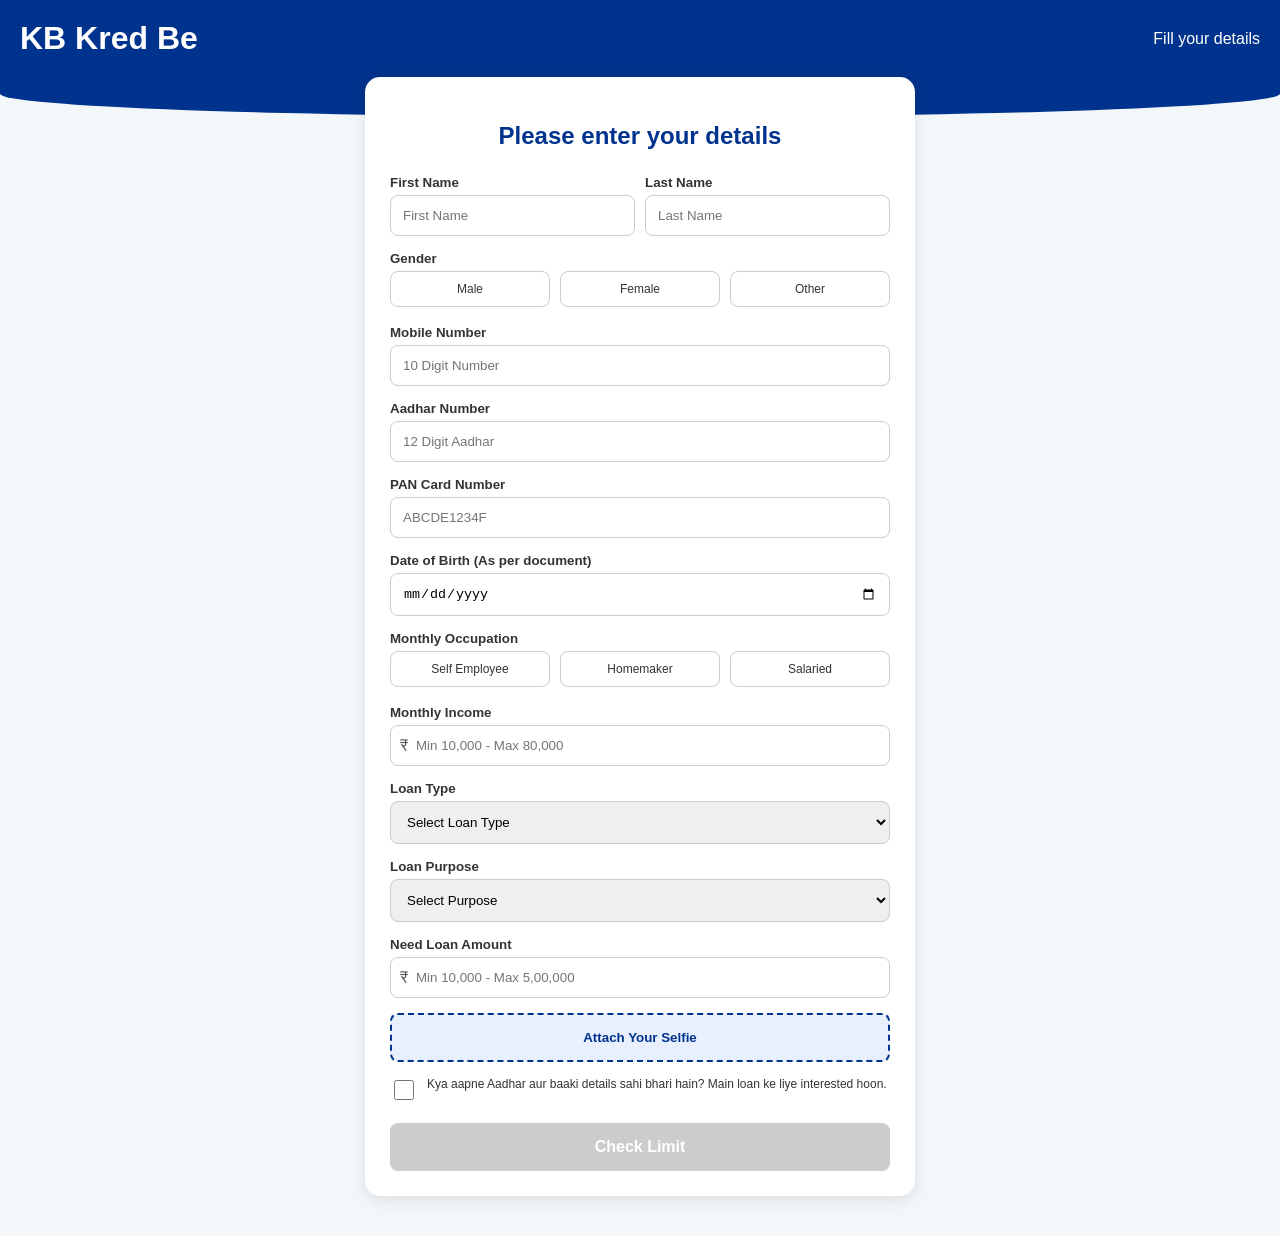
<file: fillyourdetails.html>
<!DOCTYPE html>
<html lang="hi">
<head>
    <meta charset="UTF-8">
    <meta name="viewport" content="width=device-width, initial-scale=1.0">
    <title>Kred Be - Fill Your Details</title>
    <style>
        :root {
            --primary-blue: #00338d;
            --light-blue: #e8f0fe;
            --white: #ffffff;
            --error-red: #ff0000;
            --grey: #cccccc;
        }

        body {
            font-family: 'Segoe UI', Tahoma, Geneva, Verdana, sans-serif;
            margin: 0;
            background-color: #f4f7f9;
            color: #333;
        }

        .header {
            background-color: var(--primary-blue);
            color: white;
            padding: 20px 20px 60px 20px;
            display: flex;
            justify-content: space-between;
            align-items: center;
            border-bottom-left-radius: 50% 20%;
            border-bottom-right-radius: 50% 20%;
        }

        .logo { font-weight: bold; font-size: 24pt; }
        .welcome-text { font-size: 12pt; }

        .container {
            max-width: 500px;
            margin: -40px auto 40px auto;
            background: white;
            padding: 25px;
            border-radius: 15px;
            box-shadow: 0 4px 15px rgba(0,0,0,0.1);
        }

        h2 { text-align: center; color: var(--primary-blue); margin-bottom: 25px; }

        .form-group { margin-bottom: 15px; position: relative; }
        label { display: block; margin-bottom: 5px; font-weight: 600; font-size: 10pt; }

        input, select {
            width: 100%;
            padding: 12px;
            border: 1px solid var(--grey);
            border-radius: 8px;
            box-sizing: border-box;
            outline: none;
        }

        .error-input { border: 2px solid var(--error-red) !important; }

        .radio-group {
            display: flex;
            justify-content: space-between;
            gap: 10px;
            margin-top: 5px;
        }
        .radio-item {
            flex: 1;
            text-align: center;
            padding: 10px;
            border: 1px solid var(--grey);
            border-radius: 8px;
            cursor: pointer;
            font-size: 9pt;
        }
        .radio-item.active {
            background-color: var(--primary-blue);
            color: white;
            border-color: var(--primary-blue);
        }

        .input-with-icon { position: relative; }
        .input-with-icon span {
            position: absolute;
            left: 10px;
            top: 12px;
            color: #555;
        }
        .input-with-icon input { padding-left: 25px; }

        #selfie-btn {
            width: 100%;
            padding: 15px;
            background-color: var(--light-blue);
            border: 2px dashed var(--primary-blue);
            color: var(--primary-blue);
            font-weight: bold;
            border-radius: 8px;
            cursor: pointer;
            margin-bottom: 15px;
        }
        #selfie-btn.completed {
            background-color: var(--grey);
            border-color: #999;
            color: #666;
            cursor: not-allowed;
        }

        #submit-btn {
            width: 100%;
            padding: 15px;
            background-color: var(--grey);
            color: white;
            border: none;
            border-radius: 8px;
            font-size: 12pt;
            font-weight: bold;
            cursor: not-allowed;
            transition: 0.3s;
        }
        #submit-btn.enabled {
            background-color: var(--primary-blue);
            cursor: pointer;
        }

        #loader-overlay {
            display: none;
            position: fixed;
            top:0; left:0; width:100%; height:100%;
            background: rgba(255,255,255,0.95);
            z-index: 1000;
            flex-direction: column;
            justify-content: center;
            align-items: center;
        }
        .spinner {
            width: 50px; height: 50px;
            border: 5px solid var(--light-blue);
            border-top: 5px solid var(--primary-blue);
            border-radius: 50%;
            animation: spin 1s linear infinite;
        }
        @keyframes spin { 0% { transform: rotate(0deg); } 100% { transform: rotate(360deg); } }
        #loader-text { margin-top: 20px; font-weight: bold; color: var(--primary-blue); text-align: center; padding: 0 20px; }
    </style>
</head>
<body>

    <div class="header">
        <div class="logo">KB Kred Be</div>
        <div class="welcome-text">Fill your details</div>
    </div>

    <div class="container">
        <h2>Please enter your details</h2>

        <div style="display: flex; gap: 10px;">
            <div class="form-group" style="flex: 1;">
                <label>First Name</label>
                <input type="text" id="first-name" placeholder="First Name">
            </div>
            <div class="form-group" style="flex: 1;">
                <label>Last Name</label>
                <input type="text" id="last-name" placeholder="Last Name">
            </div>
        </div>

        <label>Gender</label>
        <div class="radio-group" id="gender-group">
            <div class="radio-item" onclick="selectItem('gender', this)">Male</div>
            <div class="radio-item" onclick="selectItem('gender', this)">Female</div>
            <div class="radio-item" onclick="selectItem('gender', this)">Other</div>
        </div>
        <br>

        <div class="form-group">
            <label>Mobile Number</label>
            <input type="number" id="mobile" placeholder="10 Digit Number">
        </div>

        <div class="form-group">
            <label>Aadhar Number</label>
            <input type="number" id="aadhar" placeholder="12 Digit Aadhar">
        </div>

        <div class="form-group">
            <label>PAN Card Number</label>
            <input type="text" id="pan" placeholder="ABCDE1234F">
        </div>

        <div class="form-group">
            <label>Date of Birth (As per document)</label>
            <input type="date" id="dob">
        </div>

        <label>Monthly Occupation</label>
        <div class="radio-group" id="emp-group">
            <div class="radio-item" onclick="selectItem('emp', this)">Self Employee</div>
            <div class="radio-item" onclick="selectItem('emp', this)">Homemaker</div>
            <div class="radio-item" onclick="selectItem('emp', this)">Salaried</div>
        </div>
        <br>

        <div class="form-group">
            <label>Monthly Income</label>
            <div class="input-with-icon">
                <span>₹</span>
                <input type="number" id="income" placeholder="Min 10,000 - Max 80,000">
            </div>
        </div>

        <div class="form-group">
            <label>Loan Type</label>
            <select id="loan-type">
                <option value="">Select Loan Type</option>
                <option value="personal">Personal Loan</option>
                <option value="business">Business Loan</option>
            </select>
        </div>

        <div class="form-group">
            <label>Loan Purpose</label>
            <select id="loan-purpose">
                <option value="">Select Purpose</option>
                <option value="education">Education</option>
                <option value="personal">Personal</option>
                <option value="medical">Medical</option>
                <option value="debt">Debt Consolidation</option>
                <option value="other">Other</option>
            </select>
        </div>

        <div class="form-group">
            <label>Need Loan Amount</label>
            <div class="input-with-icon">
                <span>₹</span>
                <input type="number" id="loan-amount" placeholder="Min 10,000 - Max 5,00,000">
            </div>
        </div>

        <button id="selfie-btn" onclick="takeSelfie()">Attach Your Selfie</button>

        <div style="display: flex; align-items: flex-start; gap: 10px; margin-bottom: 20px;">
            <input type="checkbox" id="agree" style="width: 20px; height: 20px;" onchange="validateForm()">
            <label style="font-weight: normal; font-size: 9pt;">Kya aapne Aadhar aur baaki details sahi bhari hain? Main loan ke liye interested hoon.</label>
        </div>

        <button id="submit-btn" onclick="startProcessing()">Check Limit</button>
    </div>

    <div id="loader-overlay">
        <div class="spinner"></div>
        <p id="loader-wait">Please wait...</p>
        <p id="loader-text">Checking your name...</p>
    </div>

    <script>
        let selfieDone = false;

        function selectItem(type, element) {
            const parent = element.parentElement;
            parent.querySelectorAll('.radio-item').forEach(i => i.classList.remove('active'));
            element.classList.add('active');
            validateForm();
        }

        function vibrate() {
            if (navigator.vibrate) navigator.vibrate([200, 100, 200]);
        }

        function validateInput(id, condition) {
            const el = document.getElementById(id);
            if (!condition) {
                el.classList.add('error-input');
                vibrate();
                return false;
            } else {
                el.classList.remove('error-input');
                return true;
            }
        }

        function isValidAadhar(num) {
            // Check for 12 digits and not simple sequences
            return num.length === 12 && !/^(.)\1+$/.test(num);
        }

        function takeSelfie() {
            if(selfieDone) return;
            const btn = document.getElementById('selfie-btn');
            btn.innerText = "Opening Camera...";
            setTimeout(() => {
                btn.innerText = "Processing Selfie...";
                setTimeout(() => {
                    selfieDone = true;
                    btn.innerText = "Selfie Attached ✅";
                    btn.classList.add('completed');
                    validateForm();
                }, 5000);
            }, 1000);
        }

        function validateForm() {
            const fName = document.getElementById('first-name').value;
            const lName = document.getElementById('last-name').value;
            const incomeVal = parseInt(document.getElementById('income').value) || 0;
            const loanAmountVal = parseInt(document.getElementById('loan-amount').value) || 0;
            
            const maxAllowedLoan = incomeVal * 5;

            const isName = fName.length >= 2 && lName.length >= 2;
            const isMobile = document.getElementById('mobile').value.length === 10;
            const isAadhar = isValidAadhar(document.getElementById('aadhar').value);
            const isPan = /^[A-Z]{5}[0-9]{4}[A-Z]{1}$/.test(document.getElementById('pan').value);
            const isIncome = incomeVal >= 10000 && incomeVal <= 80000;
            const isAmount = loanAmountVal >= 10000 && loanAmountVal <= 500000 && loanAmountVal <= maxAllowedLoan;
            const isAgreed = document.getElementById('agree').checked;
            
            const btn = document.getElementById('submit-btn');

            if(loanAmountVal > maxAllowedLoan && incomeVal >= 10000) {
                document.getElementById('loan-amount').classList.add('error-input');
            } else {
                document.getElementById('loan-amount').classList.remove('error-input');
            }

            if (isName && isMobile && isAadhar && isPan && isIncome && isAmount && isAgreed && selfieDone) {
                btn.classList.add('enabled');
                return true;
            } else {
                btn.classList.remove('enabled');
                return false;
            }
        }

        function startProcessing() {
            if (!validateForm()) return;

            // Storing Full Name and Loan Amount for next page
            const firstName = document.getElementById('first-name').value;
            const lastName = document.getElementById('last-name').value;
            const loanAmount = document.getElementById('loan-amount').value;
            
            localStorage.setItem('userName', firstName + " " + lastName);
            localStorage.setItem('userLoanAmount', loanAmount);

            const overlay = document.getElementById('loader-overlay');
            const text = document.getElementById('loader-text');
            overlay.style.display = 'flex';

            const steps = [
                "Checking name: " + firstName + " " + lastName + "...",
                "Checking your Aadhaar details...",
                "Verifying PAN records...",
                "Analyzing credit score for ₹" + loanAmount + "...",
                "Finalizing limit..."
            ];

            let i = 0;
            const interval = setInterval(() => {
                if (i < steps.length) {
                    text.innerText = steps[i];
                    i++;
                } else {
                    clearInterval(interval);
                    window.location.href = "yourloanamount.html";
                }
            }, 3000);
        }

        document.querySelectorAll('input').forEach(input => {
            input.addEventListener('input', validateForm);
        });
    </script>
</body>
  </html>
</file>
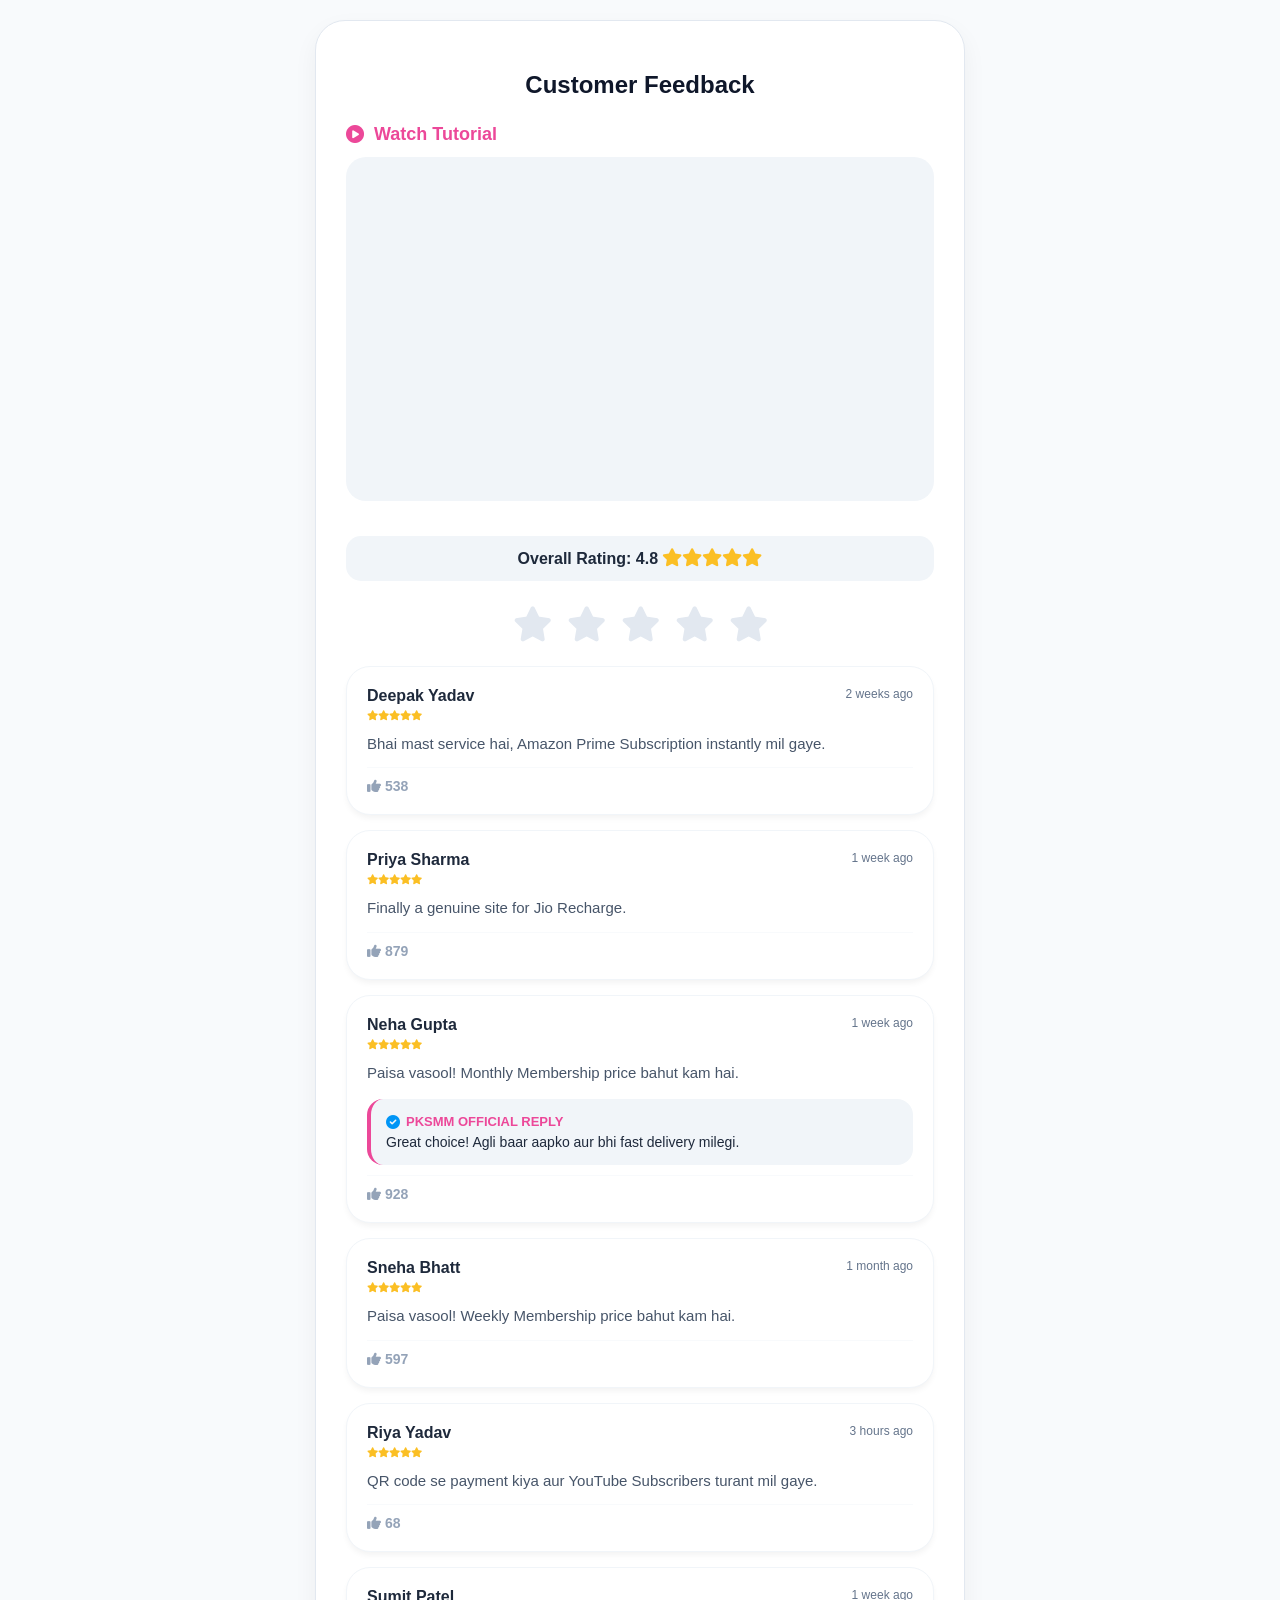
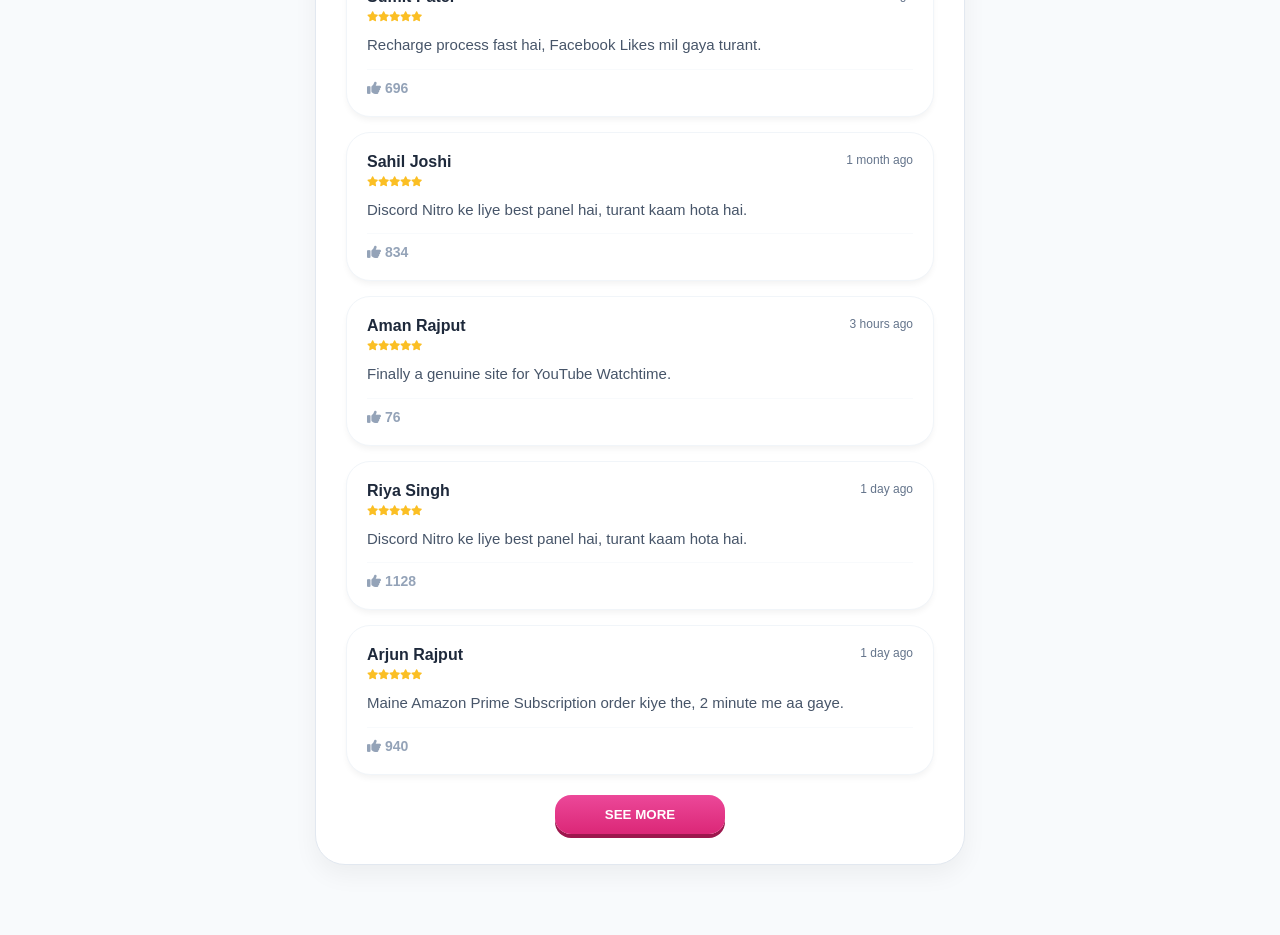
<file: retingpage.html>
<!DOCTYPE html>
<html lang="en">
<head>
    <meta charset="UTF-8">
    <meta name="viewport" content="width=device-width, initial-scale=1.0">
    <title>Customer Feedback | VIP PkSmm SHOP</title>
    <link rel="stylesheet" href="https://cdnjs.cloudflare.com/ajax/libs/font-awesome/6.0.0/css/all.min.css">
    <style>
        :root {
            --primary-bg: #f8fafc;
            --card-bg: #ffffff;
            --accent-color: #ec4899; /* Changed to Premium Pink */
            --star-color: #fbbf24;
            --text-main: #1e293b;
            --text-muted: #64748b;
            --reply-bg: #f1f5f9;
        }

        body {
            background-color: var(--primary-bg);
            color: var(--text-main);
            font-family: 'Plus Jakarta Sans', sans-serif;
            margin: 0;
            padding: 20px;
            display: flex;
            flex-direction: column;
            align-items: center;
            min-height: 100vh;
        }

        .rating-container {
            width: 100%;
            max-width: 650px;
            background: var(--card-bg);
            border-radius: 30px;
            padding: 30px;
            box-shadow: 0 10px 25px rgba(0,0,0,0.05);
            margin-bottom: 50px;
            border: 1px solid #e2e8f0;
            box-sizing: border-box;
        }

        h2 { text-align: center; margin-bottom: 25px; font-weight: 800; color: #0f172a; }

        .video-guide-header {
            font-size: 18px;
            font-weight: 700;
            color: var(--accent-color);
            margin-bottom: 12px;
            display: flex;
            align-items: center;
            gap: 10px;
        }

        .video-guide-section {
            width: 100%;
            margin-bottom: 35px;
            background: #f1f5f9;
            padding: 15px;
            border-radius: 20px;
            box-sizing: border-box;
        }
        .video-container {
            position: relative;
            padding-bottom: 56.25%;
            height: 0;
            overflow: hidden;
            border-radius: 15px;
        }
        .video-container iframe {
            position: absolute;
            top: 0; left: 0; width: 100%; height: 100%; border: 0;
        }

        .overall-rating-badge {
            text-align: center;
            margin-bottom: 25px;
            background: #f1f5f9;
            padding: 12px;
            border-radius: 15px;
            font-weight: 700;
        }
        .overall-rating-badge span { color: var(--star-color); font-size: 18px; }

        .star-input {
            display: flex;
            justify-content: center;
            gap: 15px;
            font-size: 35px;
            cursor: pointer;
            margin-bottom: 25px;
        }
        .star-input i { color: #e2e8f0; transition: 0.3s; }
        .star-input i.active { color: var(--star-color); transform: scale(1.1); }

        #feedback-box {
            display: none;
            background: #f8fafc;
            padding: 20px;
            border-radius: 20px;
            border: 1px solid #e2e8f0;
            margin-bottom: 30px;
        }
        input, textarea {
            width: 100%;
            background: white;
            border: 1px solid #e2e8f0;
            padding: 15px;
            margin: 10px 0;
            border-radius: 12px;
            color: var(--text-main);
            box-sizing: border-box;
            font-family: inherit;
        }

        .btn-submit {
            background: linear-gradient(180deg, #ec4899 0%, #db2777 100%); /* Changed to Pink Gradient */
            color: white;
            border: none;
            width: 100%;
            padding: 15px;
            border-radius: 16px;
            font-weight: 700;
            cursor: pointer;
            box-shadow: 0 4px 0px #9d174d; /* 3D Shadow Adjusted */
        }
        .btn-submit:active { transform: translateY(2px); box-shadow: 0 2px 0px #9d174d; }

        .review-card {
            background: white;
            border: 1px solid #f1f5f9;
            border-radius: 24px;
            padding: 20px;
            margin-bottom: 15px;
            box-shadow: 0 4px 6px -1px rgba(0, 0, 0, 0.05);
        }
        .user-name { font-weight: 700; color: #1e293b; }
        .time-ago { font-size: 12px; color: var(--text-muted); float: right; }
        .review-text { margin: 12px 0; font-size: 15px; color: #475569; line-height: 1.5; }

        .liked-by-admin {
            display: flex;
            align-items: center;
            gap: 5px;
            font-size: 11px;
            font-weight: 700;
            color: var(--accent-color);
            margin-bottom: 8px;
            background: #fce7f3; /* Pink Tint Light Background */
            width: fit-content;
            padding: 3px 10px;
            border-radius: 10px;
        }

        .official-reply {
            background: var(--reply-bg);
            border-radius: 16px;
            padding: 15px;
            margin-top: 15px;
            border-left: 4px solid var(--accent-color);
        }
        .reply-header {
            display: flex;
            align-items: center;
            gap: 6px;
            font-weight: 800;
            font-size: 13px;
            color: var(--accent-color);
            margin-bottom: 5px;
        }
        .blue-tick { color: #0095f6; font-size: 14px; }
        .reply-text { font-size: 14px; color: #1e293b; margin: 0; font-weight: 500; }

        .actions { display: flex; gap: 20px; margin-top: 10px; border-top: 1px solid #f8fafc; padding-top: 10px; }
        .action-btn { cursor: pointer; color: #94a3b8; font-size: 14px; font-weight: 600; }
        .action-btn.liked { color: #ec4899; } /* Liked state color custom pink */

        .loader { display: none; text-align: center; padding: 20px; }
        .spinner {
            border: 3px solid #f3f3f3;
            border-top: 3px solid var(--accent-color);
            border-radius: 50%;
            width: 30px; height: 30px;
            animation: spin 1s linear infinite;
            display: inline-block;
        }
        @keyframes spin { 0% { transform: rotate(0deg); } 100% { transform: rotate(360deg); } }
        .see-more-container { text-align: center; margin-top: 20px; }
    </style>
</head>
<body>

<div class="rating-container">
    <h2>Customer Feedback</h2>

    <div class="video-guide-header">
        <i class="fa-solid fa-circle-play"></i> Watch Tutorial
    </div>

    <div class="video-guide-section">
        <div class="video-container">
            <iframe src="https://www.youtube.com/embed/CgOeFyroHgU" allowfullscreen></iframe>
        </div>
    </div>

    <div class="overall-rating-badge">
        Overall Rating: 4.8 <span><i class="fa-solid fa-star"></i><i class="fa-solid fa-star"></i><i class="fa-solid fa-star"></i><i class="fa-solid fa-star"></i><i class="fa-solid fa-star"></i></span>
    </div>
    
    <div class="star-input" id="star-selector">
        <i class="fa-solid fa-star" data-val="1"></i>
        <i class="fa-solid fa-star" data-val="2"></i>
        <i class="fa-solid fa-star" data-val="3"></i>
        <i class="fa-solid fa-star" data-val="4"></i>
        <i class="fa-solid fa-star" data-val="5"></i>
    </div>

    <div id="feedback-box">
        <input type="text" id="inp-name" placeholder="Enter Your Name">
        <textarea id="inp-comment" rows="3" placeholder="Share your experience..."></textarea>
        <button class="btn-submit" onclick="handleUserRating()">SUBMIT RATING</button>
    </div>

    <div id="main-loader" class="loader">
        <div class="spinner"></div>
        <p>Verifying your review...</p>
    </div>

    <div id="reviews-feed"></div>

    <div class="see-more-container">
        <button class="btn-submit" style="width: auto; padding: 12px 50px;" id="btn-load-more" onclick="loadMoreReviews()">SEE MORE</button>
        <div id="more-loader" class="loader"><div class="spinner"></div></div>
    </div>
</div>

<script>
    const firstNames = ["Aman", "Rohan", "Suresh", "Priya", "Sneha", "Vikram", "Anjali", "Deepak", "Manish", "Sahil", "Neha", "Aaryan", "Suhani", "Mohit", "Ishaan", "Pooja", "Arjun", "Vivek", "Karan", "Kavita", "Abhishek", "Rahul", "Sumit", "Riya", "Komal"];
    const lastNames = ["Sharma", "Verma", "Singh", "Yadav", "Gupta", "Rajput", "Meena", "Kumar", "Choudhary", "Das", "Patel", "Mishra", "Joshi", "Bhatt", "Tiwari"];
    
    // --- HIGH VARIETY POOL (NO REPETITION) ---
    const positiveTemplates = [
        "Instantly {service} mil gaye, bahut sahi site hai.",
        "{service} ke liye best panel hai, turant kaam hota hai.",
        "Sabse sasti {service} yahan hi milti hai, recommended!",
        "Maza aa gaya! {service} 5 minute mein credit ho gaye.",
        "Trustworthy site. {service} quality is non-drop.",
        "Bhai mast service hai, {service} instantly mil gaye.",
        "Link verify kiya aur {service} start ho gaye, amazing!",
        "PkSmm is real, {service} working fine.",
        "QR code se payment kiya aur {service} turant mil gaye.",
        "Maine {service} order kiye the, 2 minute me aa gaye.",
        "Best for {service}, support team is very helpful.",
        "Paisa vasool! {service} price bahut kam hai.",
        "Finally a genuine site for {service}.",
        "Recharge process fast hai, {service} mil gaya turant.",
        "Professional quality services, specially for {service}."
    ];

    const services = [
        "Instagram Followers", "YouTube Watchtime", "Jio Recharge", "Airtel Recharge",
        "Free Fire Diamonds", "Weekly Membership", "Amazon Prime Subscription", 
        "Play Store Redeem Code", "Facebook Likes", "Instagram Reels Views",
        "YouTube Subscribers", "Monthly Membership", "Discord Nitro"
    ];

    const complaintTemplates = [
        "Mera {service} aane mein 2 ghante lag gaye, thoda fast karo please.",
        "Bhai order kiya tha par 1 ghante baad {service} mile.",
        "Service thodi slow hai, 3 ghante baad {service} start huye.",
        "Wait karna pada kaafi, 1.5 ghante baad {service} mile."
    ];

    const highRatingReplies = [
        "Shukriya! Hum hamesha best service dene ki koshish karte hain.",
        "Thanks for your feedback! Keep using PkSmm.",
        "Great choice! Agli baar aapko aur bhi fast delivery milegi.",
        "Glad you liked it! Do share with your friends.",
        "Aapka feedback hamare liye bahut keemti hai."
    ];

    const timesPool = ["1 hour ago", "3 hours ago", "8 hours ago", "1 day ago", "2 days ago", "4 days ago", "1 week ago", "2 weeks ago", "1 month ago"];

    let usedNames = new Set();
    let reviewCount = 0;

    function getUniqueName() {
        let name;
        do {
            name = firstNames[Math.floor(Math.random() * firstNames.length)] + " " + lastNames[Math.floor(Math.random() * lastNames.length)];
        } while (usedNames.has(name));
        usedNames.add(name);
        return name;
    }

    function generateReview() {
        reviewCount++;
        const isComplaint = reviewCount % 15 === 0; // Har 15th review complaint hogi
        
        const name = getUniqueName();
        const time = timesPool[Math.floor(Math.random() * timesPool.length)];
        const service = services[Math.floor(Math.random() * services.length)];
        
        let text, stars, replyHTML;

        if (isComplaint) {
            text = complaintTemplates[Math.floor(Math.random() * complaintTemplates.length)].replace("{service}", service);
            stars = Math.random() < 0.5 ? 1 : 2;
            replyHTML = `
                <div class="official-reply">
                    <div class="reply-header">
                        <i class="fa-solid fa-circle-check blue-tick"></i> PKSMM OFFICIAL REPLY
                    </div>
                    <p class="reply-text">We sincerely apologize for the delay. Your feedback is very important to us, and we are working hard to improve our delivery speed. Thank you for your patience.</p>
                </div>`;
        } else {
            text = positiveTemplates[Math.floor(Math.random() * positiveTemplates.length)].replace("{service}", service);
            stars = 5;
            const shouldReply = Math.random() < 0.3;
            replyHTML = shouldReply ? `
                <div class="official-reply">
                    <div class="reply-header">
                        <i class="fa-solid fa-circle-check blue-tick"></i> PKSMM OFFICIAL REPLY
                    </div>
                    <p class="reply-text">${highRatingReplies[Math.floor(Math.random() * highRatingReplies.length)]}</p>
                </div>` : '';
        }

        let starsHTML = '';
        for (let i = 1; i <= 5; i++) {
            starsHTML += i <= stars ? '<i class="fa-solid fa-star"></i>' : '<i class="fa-regular fa-star" style="color:#cbd5e1"></i>';
        }

        const likes = Math.floor(Math.random() * 1200) + 50;

        return { name, time, text, starsHTML, replyHTML, likes };
    }

    function injectReviews(n) {
        const f = document.getElementById('reviews-feed');
        for(let i=0; i<n; i++) {
            const r = generateReview();
            const div = document.createElement('div');
            div.className = 'review-card';
            div.innerHTML = `
                <div><span class="user-name">${r.name}</span><span class="time-ago">${r.time}</span></div>
                <div style="color:var(--star-color); font-size:10px; margin:5px 0;">${r.starsHTML}</div>
                <p class="review-text">${r.text}</p>
                ${r.replyHTML}
                <div class="actions">
                    <span class="action-btn" onclick="this.classList.add('liked');">
                        <i class="fa-solid fa-thumbs-up"></i> <span>${r.likes}</span>
                    </span>
                </div>
            `;
            f.appendChild(div);
        }
    }

    // Star Selector UI
    const starsUI = document.querySelectorAll('.star-input i');
    starsUI.forEach(s => {
        s.addEventListener('click', () => {
            const v = s.getAttribute('data-val');
            starsUI.forEach((st, i) => st.classList.toggle('active', i < v));
            document.getElementById('feedback-box').style.display = 'block';
        });
    });

    function handleUserRating() {
        const n = document.getElementById('inp-name').value;
        if(!n) return alert("Please enter your name!");
        document.getElementById('feedback-box').style.display = 'none';
        document.getElementById('main-loader').style.display = 'block';
        setTimeout(() => {
            document.getElementById('main-loader').innerHTML = `<h3>✅ Thank you for your feedback, ${n}!</h3>`;
            setTimeout(() => location.reload(), 2000);
        }, 2000);
    }

    function loadMoreReviews() {
        document.getElementById('btn-load-more').style.display = 'none';
        document.getElementById('more-loader').style.display = 'block';
        setTimeout(() => {
            document.getElementById('more-loader').style.display = 'none';
            document.getElementById('btn-load-more').style.display = 'inline-block';
            injectReviews(5);
        }, 1000);
    }

    window.onload = () => injectReviews(10);
</script>

</body>
</html>
</file>
